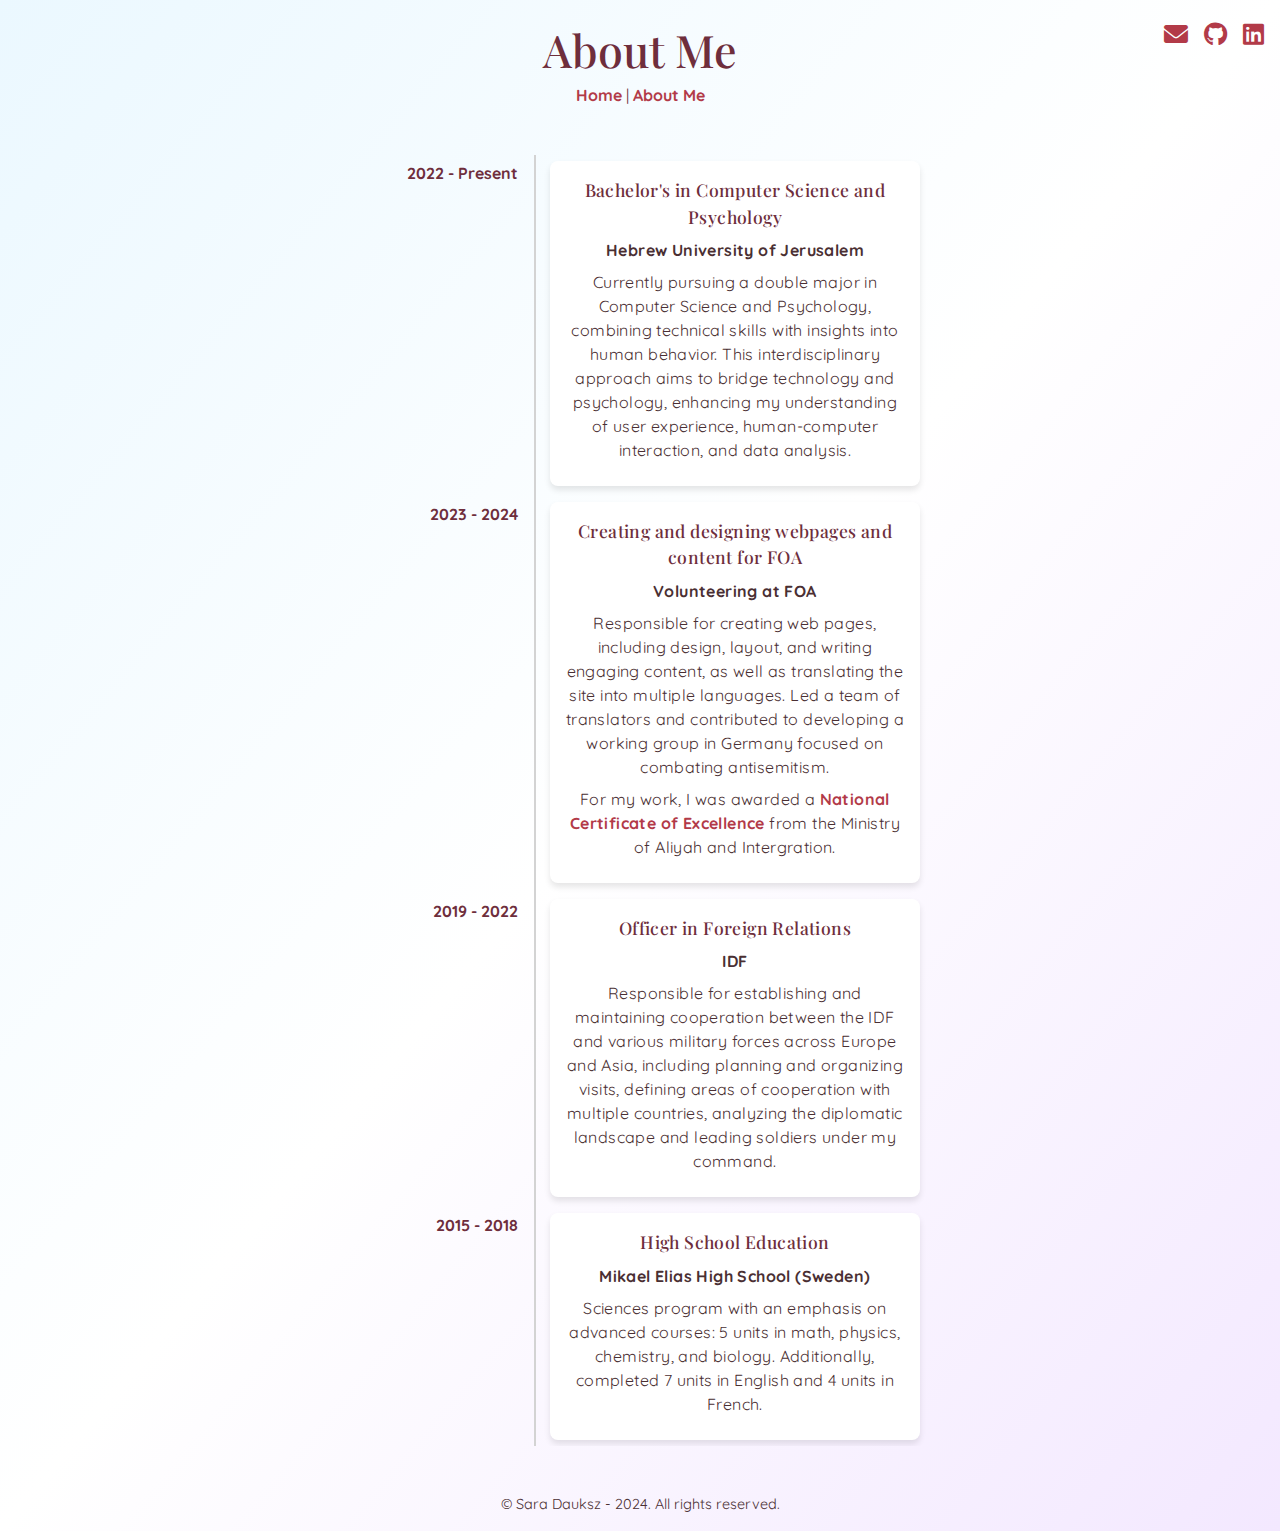
<file: about.html>
<!DOCTYPE html>
<html lang="en">

<head>
  <meta charset="UTF-8" />
  <meta name="viewport" content="width=device-width, initial-scale=1.0" />
  <title>About Me</title>
  <link href="styles/main.css" rel="stylesheet" />
  <link rel="stylesheet" href="https://cdnjs.cloudflare.com/ajax/libs/font-awesome/6.0.0-beta3/css/all.min.css">
</head>

<body class="about-container">
  <header role="banner">
    <h1>About Me</h1>
    <nav role="navigation" class="flex-nav">
      <a href="index.html">Home</a> |
      <a href="about.html">About Me</a>
    </nav>

    <div class="contact-links">
      <a href="mailto:sara.dauksz.sd@gmail.com" class="contact-link">
        <i class="fas fa-envelope"></i>
      </a>
      <a href="https://github.com/saradau" class="contact-link" target="_blank">
        <i class="fab fa-github"></i>
      </a>
      <a href="https://www.linkedin.com/in/sara-dauksz-3b6190337/" class="contact-link" target="_blank">
        <i class="fab fa-linkedin"></i>
      </a>
    </div>
  </header>

  <main>
    <div class="timeline">
      <!-- University Timeline Event -->
      <div class="timeline-event">
        <span class="timeline-date">2022 - Present</span>
        <div class="event-content tracking-wide">
          <h3>Bachelor's in Computer Science and Psychology</h3>
          <p><strong>Hebrew University of Jerusalem</strong></p>
          <p>Currently pursuing a double major in Computer Science and Psychology, combining technical skills with
            insights into human behavior.
            This interdisciplinary approach aims to bridge technology and psychology, enhancing my understanding of user
            experience, human-computer interaction,
            and data analysis.
          </p>
        </div>
      </div>

      <!-- Volunteering Timeline Event -->
      <div class="timeline-event">
        <span class="timeline-date">2023 - 2024</span>
        <div class="event-content tracking-wide">
          <h3>Creating and designing webpages and content for FOA</h3>
          <p><strong>Volunteering at FOA</strong></p>
          <p>Responsible for creating web pages, including design, layout, and writing engaging content, as well as
            translating the site into multiple languages.
            Led a team of translators and contributed to developing a working group in Germany focused on combating
            antisemitism.
          </p>
          <p>For my work, I was awarded a <a href="https://govextra.gov.il/media/af5bvdga/sarah-d.jpg"
              target="_blank">National Certificate of Excellence</a>
            from the Ministry of Aliyah and Intergration.
          </p>
        </div>
      </div>

      <!-- Foreign Relations Timeline Event -->
      <div class="timeline-event">
        <span class="timeline-date">2019 - 2022</span>
        <div class="event-content tracking-wide">
          <h3>Officer in Foreign Relations</h3>
          <p><strong>IDF</strong></p>
          <p> Responsible for establishing and maintaining cooperation between the IDF and various military forces
            across Europe and Asia,
            including planning and organizing visits, defining areas of cooperation with multiple countries, analyzing
            the diplomatic landscape and
            leading soldiers under my command.
          </p>
        </div>
      </div>

      <!-- High School Education Timeline Event -->
      <div class="timeline-event">
        <span class="timeline-date">2015 - 2018</span>
        <div class="event-content tracking-wide">
          <h3>High School Education</h3>
          <p><strong>Mikael Elias High School (Sweden)</strong></p>
          <p>Sciences program with an emphasis on advanced courses: 5 units in math, physics, chemistry, and biology.
            Additionally, completed 7 units in
            English and 4 units in French.
          </p>
        </div>
      </div>

  </main>
  <footer class="footer">
    <p>&copy; Sara Dauksz - 2024. All rights reserved.</p>
  </footer>

  <script type="module" src="main.js"></script>
</body>

</html>
</file>
<file: styles/main.css>
@import url("reset.css");
@import url("https://fonts.googleapis.com/css2?family=Playfair+Display:wght@400;700&family=Quicksand:wght@300;500&display=swap");

/* Root Variables */
:root {
  --color-primary: #6e2e3c;
  --color-accent: #b23a48;

  --font-titles: "Playfair Display", serif;
  --font-body: "Quicksand", sans-serif;

  --text-color-dark: #4a2f33;
  --text-color-light: #f7e0e2;

  --button-text: #ffffff;

  --spacing-small: 0.5rem;
  --spacing-medium: 1rem;
  --spacing-large: 2rem;
}

body {
  display: flex;
  flex-direction: column;
  min-height: 100vh;
  color: var(--color-primary);
  background: linear-gradient(to bottom right, #ebf8ff, #ffffff, #f3e8ff);
  font-family: var(--font-body);
  overflow: auto;
  position: relative;
}

header {
  display: flex;
  flex-direction: column;
  align-items: center;
  width: 100%;
  padding: var(--spacing-medium) 0;
  color: var(--color-primary);
  text-align: center;
  position: relative;
}

main {
  display: flex;
  align-items: center;
  justify-content: center;
  flex-grow: 1;
  padding: var(--spacing-large);
  text-align: center;
}

footer {
  display: flex;
  justify-content: center;
  align-items: center;
  width: 100%;
  flex-grow: 1 0;
  text-align: center;
  padding: var(--spacing-medium) 0;
  color: var(--text-color-light);
  font-size: 0.9rem;
}

h1,
h2,
h3,
h4,
h5,
h6 {
  font-family: var(--font-titles);
  font-weight: 500;
}

h1 {
  font-size: 2.8rem;
}

h2 {
  font-size: 2.2rem;
}

h3 {
  font-size: 1.8rem;
}

h4 {
  font-size: 1.4rem;
}

h5 {
  font-size: 1.2rem;
}

h6 {
  font-size: 1rem;
}

p {
  /* Limit line length to improve readability */
  max-width: 50ch;
  text-align: center;
  color: var(--text-color-dark);
}

a {
  color: var(--color-accent);
  text-decoration: none;
  font-weight: bold;
}

a:hover {
  text-decoration: underline;
}

.flex-nav a {
  color: var(--color-accent);
  text-decoration: none;
  transition: color 0.1s ease;
}

.flex-nav a:hover {
  color: var(--color-primary);
}

.button {
  display: inline-block;
  padding: 0.8rem 1.5rem;
  background-color: var(--color-accent);
  border-radius: 4rem;
  border: none;
  cursor: pointer;
  transition: transform 0.2s ease, background-color 0.3s ease;
  box-shadow: 0px 4px 10px rgba(0, 0, 0, 0.2);
}

.button a {
  color: var(--button-text);
  text-decoration: none;
  font-weight: bold;
}

.button:hover {
  background-color: #d24a5c;
  transform: scale(1.05);
  box-shadow: 0px 6px 15px rgba(0, 0, 0, 0.3);
}

.button:active {
  background-color: #c03b4d;
  transform: scale(0.95);
  box-shadow: 0px 2px 5px rgba(0, 0, 0, 0.2);
}

.image-center {
  display: flex;
  justify-content: center;
  align-items: center;
}

.profile-pic {
  width: 9.5rem;
  height: 9.5rem;
  object-fit: cover;
  border-radius: 50%;
  transition: transform 0.3s ease;
}

.animate-image {
  transform: scale(1.05) rotate(5deg);
}

/* Contact links in the top-right corner */
.contact-links {
  display: flex;
  position: absolute;
  right: var(--spacing-medium);
  gap: var(--spacing-medium);
}

.contact-link {
  color: var(--color-accent);
  font-size: 1.5rem;
  transition: color 0.3s ease;
}

.contact-link:hover {
  color: #d24a5c;
}

/* Bubble styling and animation */
.bubble {
  position: absolute;
  z-index: 1;
  background: rgba(255, 182, 193, 0.6);
  border-radius: 50%;
  animation: float 15s linear infinite;
  pointer-events: none;
}

@keyframes float {
  0% {
    opacity: 0;
  }

  5% {
    opacity: 1;
  }

  85% {
    opacity: 0.3;
  }

  100% {
    transform: translateY(-100vh);
    opacity: 0;
  }
}

.timeline {
  display: flex;
  flex-direction: column;
  align-items: center;
  align-items: flex-start;
  gap: var(--spacing-medium);
  position: relative;
  overflow-y: auto;
  overflow-x: hidden;
  padding: 6px;
}

/* Vertical timeline in the center */
.timeline::before {
  content: "";
  position: absolute;
  left: calc(30% + 0.5rem);
  top: 0;
  bottom: 0;
  width: 0.125rem;
  background-color: #d3d3d3;
}

.timeline-event {
  display: flex;
  justify-content: center;
  align-items: flex-start;
  gap: var(--spacing-large);
  width: 100%;
  max-width: 35rem;
}

.timeline-date {
  width: 30%;
  text-align: right;
  color: var(--color-primary);
  font-weight: bold;
}

.event-content {
  width: 70%;
  background-color: #ffffff;
  padding: var(--spacing-medium);
  border-radius: var(--spacing-small);
  box-shadow: 0 4px 6px rgba(0, 0, 0, 0.1);
  transition: all 0.2s ease-in-out;
}

.event-content:hover {
  background-color: #f5a7e22b;
  border-radius: var(--spacing-small);
  transform: translateX(5px);
}

.event-content h3 {
  font-size: 1.1rem;
  color: #6e2e3c;
}

.event-content p {
  margin: 0.5rem 0;
  color: #4a2f33;
}

.tracking-wide {
  letter-spacing: 0.025rem;
}

.main-section {
  display: flex;
  flex-direction: column;
  align-items: center;
  gap: 0.625rem;
}

.home-container {
  max-height: 100vh;
  overflow: hidden;
}

.about-container {
  display: flex;
  overflow: auto;
  align-items: center;
}
</file>
